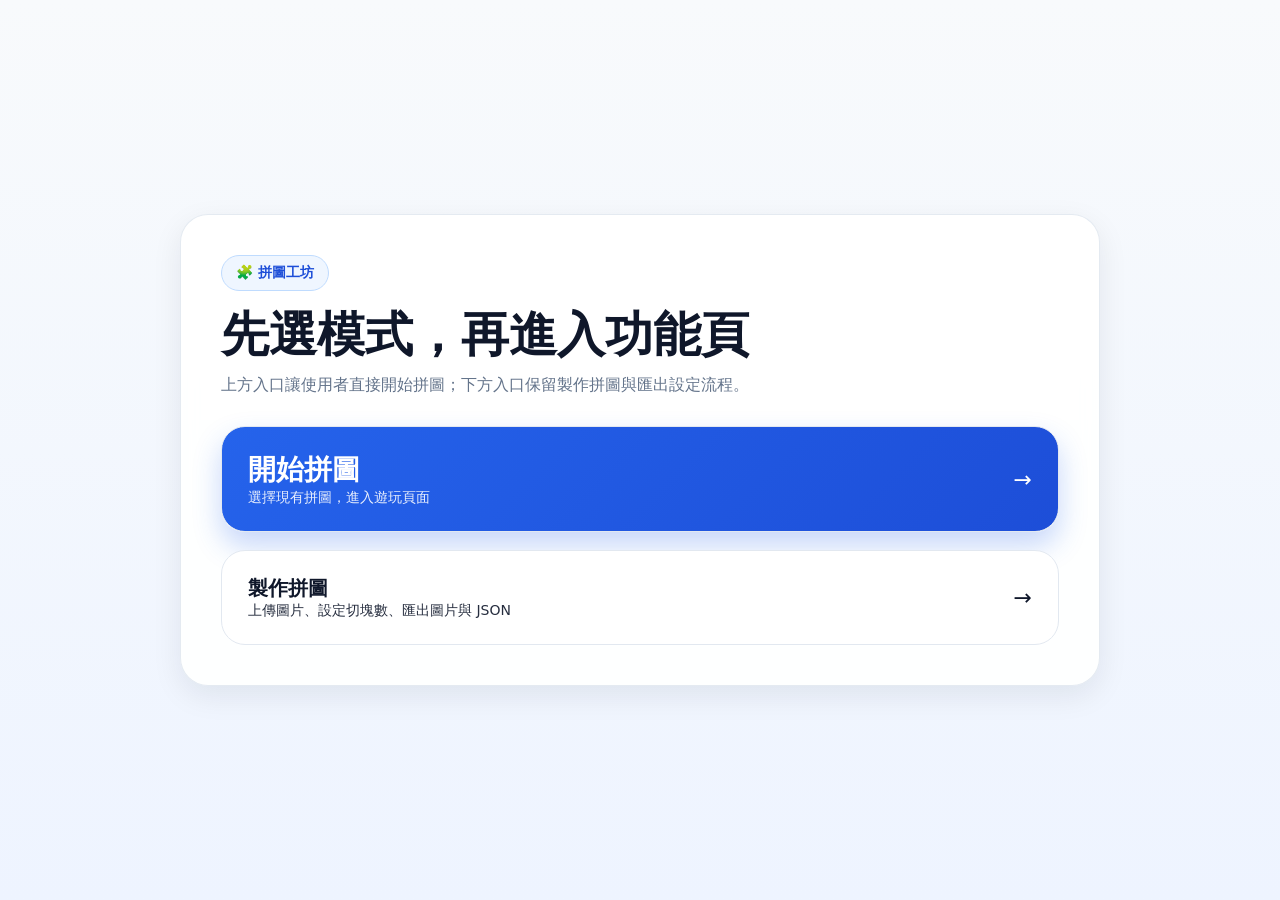
<file: index.html>
<!doctype html><html lang="zh-Hant"><head><meta charset="UTF-8"/><meta name="viewport" content="width=device-width, initial-scale=1.0"/><title>拼圖工坊</title><link rel="stylesheet" href="assets/style.css"/></head><body><main class="app-shell"><section class="home-card"><span class="brand">🧩 拼圖工坊</span><h1 class="title">先選模式，再進入功能頁</h1><p class="subtitle">上方入口讓使用者直接開始拼圖；下方入口保留製作拼圖與匯出設定流程。</p><div class="stack"><a class="hero-btn" href="start.html"><div><div class="hero-main">開始拼圖</div><div class="hero-sub">選擇現有拼圖，進入遊玩頁面</div></div><div class="arrow">→</div></a><a class="sub-btn" href="maker.html"><div><div class="sub-main">製作拼圖</div><div class="sub-sub">上傳圖片、設定切塊數、匯出圖片與 JSON</div></div><div class="arrow">→</div></a></div></section></main></body></html>
</file>
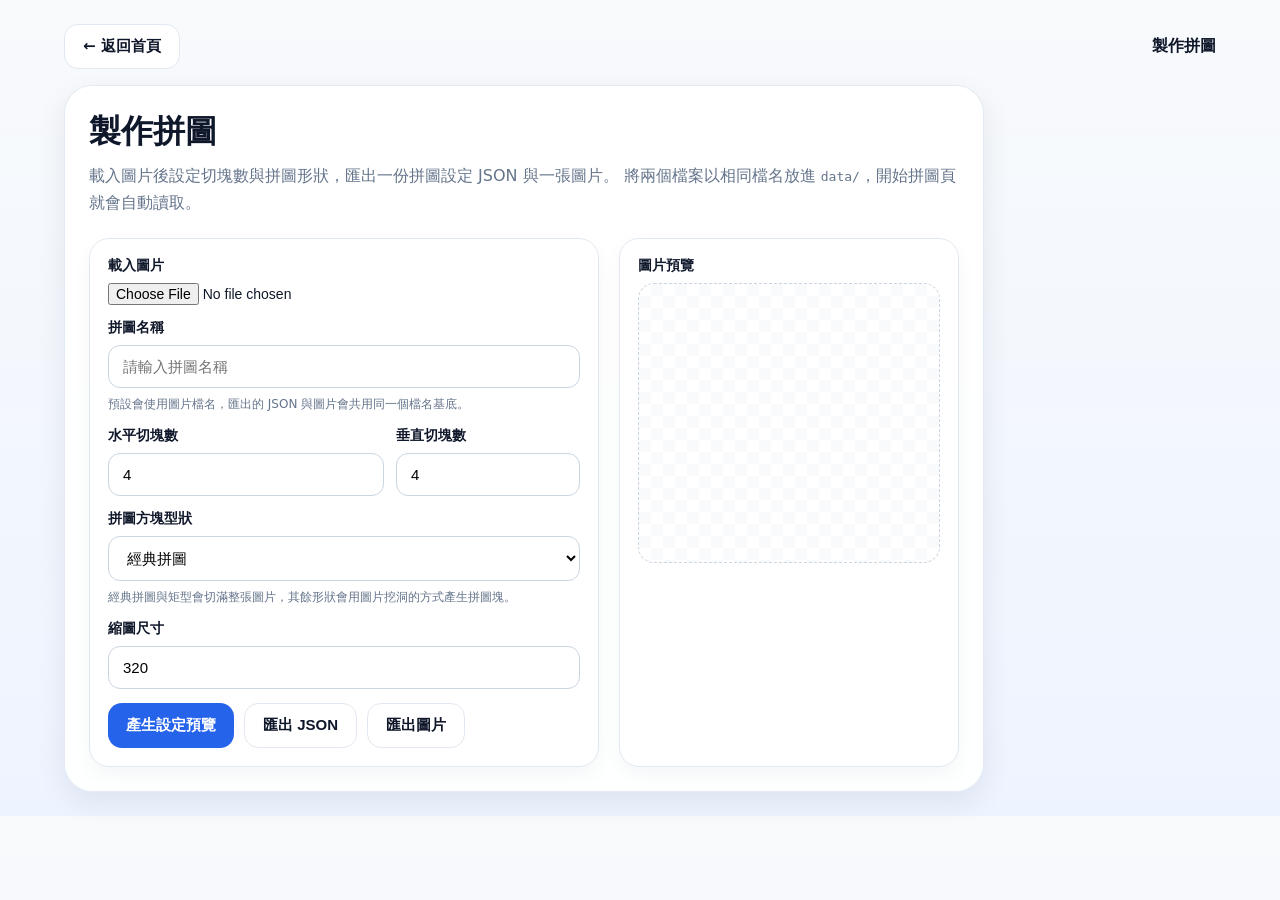
<file: maker.html>
<!doctype html>
<html lang="zh-Hant">
<head>
  <meta charset="UTF-8" />
  <meta name="viewport" content="width=device-width, initial-scale=1.0" />
  <title>製作拼圖</title>
  <link rel="stylesheet" href="assets/style.css" />
</head>
<body>
  <div class="container">
    <div class="topbar">
      <a class="btn btn-secondary" href="index.html">← 返回首頁</a>
      <div class="progress">製作拼圖</div>
    </div>

    <section class="panel" style="padding:24px;">
      <div class="page-head">
        <div>
          <h1 class="page-title">製作拼圖</h1>
          <p class="page-desc">
            載入圖片後設定切塊數與拼圖形狀，匯出一份拼圖設定 JSON 與一張圖片。
            將兩個檔案以相同檔名放進 <code>data/</code>，開始拼圖頁就會自動讀取。
          </p>
        </div>
      </div>

      <div class="grid-2">
        <div class="card">
          <div class="field">
            <label for="imageFile">載入圖片</label>
            <input id="imageFile" type="file" accept="image/*" />
          </div>

          <div class="field">
            <label for="puzzleName">拼圖名稱</label>
            <input id="puzzleName" type="text" placeholder="請輸入拼圖名稱" />
            <div class="small">預設會使用圖片檔名，匯出的 JSON 與圖片會共用同一個檔名基底。</div>
          </div>

          <div class="grid-2" style="gap:12px">
            <div class="field">
              <label for="cols">水平切塊數</label>
              <input id="cols" type="number" min="2" max="12" value="4" />
            </div>

            <div class="field">
              <label for="rows">垂直切塊數</label>
              <input id="rows" type="number" min="2" max="12" value="4" />
            </div>
          </div>

          <div class="field">
            <label for="shapeType">拼圖方塊型狀</label>
            <select id="shapeType"></select>
            <div class="small">經典拼圖與矩型會切滿整張圖片，其餘形狀會用圖片挖洞的方式產生拼圖塊。</div>
          </div>

          <div class="field">
            <label for="thumbSize">縮圖尺寸</label>
            <input id="thumbSize" type="number" min="160" max="600" value="320" />
          </div>

          <div style="display:flex;gap:10px;flex-wrap:wrap">
            <button id="btnPrepare" class="btn btn-primary">產生設定預覽</button>
            <button id="btnExportJson" class="btn btn-secondary" disabled>匯出 JSON</button>
            <button id="btnExportImage" class="btn btn-secondary" disabled>匯出圖片</button>
          </div>

          <div id="makerNotice" class="notice hidden" style="margin-top:16px"></div>
        </div>

        <div class="card">
          <div class="field">
            <label>圖片預覽</label>
            <div id="previewBox" class="preview-box">
              <span class="small">尚未載入圖片</span>
            </div>
          </div>

          <div id="metaBox" class="small"></div>
        </div>
      </div>
    </section>
  </div>

  <script src="assets/app.js"></script>
  <script>
    (()=>{
      const $ = selector => document.querySelector(selector);
      const imageFile = $('#imageFile');
      const puzzleName = $('#puzzleName');
      const cols = $('#cols');
      const rows = $('#rows');
      const shapeType = $('#shapeType');
      const thumbSize = $('#thumbSize');
      const btnPrepare = $('#btnPrepare');
      const btnExportJson = $('#btnExportJson');
      const btnExportImage = $('#btnExportImage');
      const previewBox = $('#previewBox');
      const metaBox = $('#metaBox');
      const makerNotice = $('#makerNotice');

      const previewCanvas = document.createElement('canvas');
      const previewImage = new Image();
      previewImage.crossOrigin = 'anonymous';

      let currentImageDataUrl = null;
      let currentImageBlob = null;
      let currentConfig = null;
      let originalFileName = '';
      let currentImageExtension = '.png';
      let exportBaseName = 'puzzle';
      let lastAutoPuzzleName = '';

      previewBox.innerHTML = '';
      previewBox.appendChild(previewCanvas);

      PUZZLE_APP.SHAPE_OPTIONS.forEach(option=>{
        const element = document.createElement('option');
        element.value = option.value;
        element.textContent = option.label;
        shapeType.appendChild(element);
      });
      shapeType.value = 'classic';

      function showNotice(text){
        makerNotice.textContent = text;
        makerNotice.classList.remove('hidden');
      }

      function makeSafeFileBaseName(value){
        const safeName = String(value || '')
          .trim()
          .replace(/[\\/:*?"<>|]+/g, '-')
          .replace(/\s+/g, '-')
          .replace(/-+/g, '-')
          .replace(/^-+|-+$/g, '');
        return safeName || 'puzzle';
      }

      function getCurrentCounts(){
        return {
          cols: Math.max(2, parseInt(cols.value || '4', 10)),
          rows: Math.max(2, parseInt(rows.value || '4', 10))
        };
      }

      function renderPreview(showOverlay){
        if(!currentImageDataUrl || !previewImage.complete){
          previewBox.innerHTML = '<span class="small">尚未載入圖片</span>';
          return;
        }

        if(previewCanvas.parentElement !== previewBox){
          previewBox.innerHTML = '';
          previewBox.appendChild(previewCanvas);
        }

        const counts = getCurrentCounts();
        PUZZLE_APP.renderPuzzlePreview(
          previewCanvas,
          previewImage,
          counts.cols,
          counts.rows,
          shapeType.value,
          showOverlay
        );

        if(!currentConfig){
          metaBox.textContent = `原始尺寸：${previewImage.naturalWidth} × ${previewImage.naturalHeight}`;
        }
      }

      function buildConfig(){
        const name = puzzleName.value.trim() || originalFileName || 'puzzle';
        const counts = getCurrentCounts();
        const safeBaseName = makeSafeFileBaseName(name);
        return {
          config: {
            id: safeBaseName.toLowerCase(),
            name,
            cols: counts.cols,
            rows: counts.rows,
            shapeType: PUZZLE_APP.normalizeShapeType(shapeType.value),
            thumbSize: Math.max(160, parseInt(thumbSize.value || '320', 10)),
            createdAt: new Date().toISOString()
          },
          baseName: safeBaseName
        };
      }

      function refreshExportBaseName(){
        exportBaseName = makeSafeFileBaseName(puzzleName.value.trim() || originalFileName || 'puzzle');
      }

      function applyPreparedConfig(){
        const next = buildConfig();
        currentConfig = next.config;
        exportBaseName = next.baseName;
        renderPreview(true);
        btnExportJson.disabled = false;
        btnExportImage.disabled = false;
        showNotice(`已產生設定。請將 ${exportBaseName}.json 與 ${exportBaseName}${currentImageExtension} 一起放到 data/。`);
        metaBox.innerHTML = `
          <div>拼圖名稱：${currentConfig.name}</div>
          <div>匯出檔名：${exportBaseName}.json / ${exportBaseName}${currentImageExtension}</div>
          <div>拼圖形狀：${PUZZLE_APP.getShapeLabel(currentConfig.shapeType)}</div>
          <div>切塊數：${currentConfig.cols} × ${currentConfig.rows}</div>
          <div>總片數：${currentConfig.cols * currentConfig.rows}</div>
          <div>原始尺寸：${previewImage.naturalWidth || '-'} × ${previewImage.naturalHeight || '-'}</div>
        `;
      }

      function handleLivePreviewChange(){
        if(!currentImageDataUrl){
          return;
        }

        refreshExportBaseName();
        if(currentConfig){
          applyPreparedConfig();
        }else{
          renderPreview(false);
          metaBox.innerHTML = `
            <div>目前檔名：${currentImageBlob?.name || '-'}</div>
            <div>預設匯出檔名：${exportBaseName}.json / ${exportBaseName}${currentImageExtension}</div>
            <div>原始尺寸：${previewImage.naturalWidth || '-'} × ${previewImage.naturalHeight || '-'}</div>
          `;
        }
      }

      previewImage.onload = ()=>{
        renderPreview(false);
      };

      imageFile.addEventListener('change', async event=>{
        const file = event.target.files?.[0];
        if(!file){
          return;
        }

        const previousAutoPuzzleName = lastAutoPuzzleName;
        originalFileName = file.name.replace(/\.[^.]+$/, '');
        currentImageExtension = (file.name.match(/\.[^.]+$/)?.[0] || '.png').toLowerCase();
        currentImageBlob = file;

        if(!puzzleName.value.trim() || puzzleName.value.trim() === previousAutoPuzzleName){
          puzzleName.value = originalFileName;
          lastAutoPuzzleName = originalFileName;
        }
        refreshExportBaseName();

        currentImageDataUrl = await PUZZLE_APP.readFileAsDataURL(file);
        currentConfig = null;
        btnExportJson.disabled = true;
        btnExportImage.disabled = false;
        metaBox.innerHTML = `
          <div>目前檔名：${file.name}</div>
          <div>預設匯出檔名：${exportBaseName}.json / ${exportBaseName}${currentImageExtension}</div>
          <div>原始尺寸：載入中...</div>
        `;
        previewImage.src = currentImageDataUrl;
      });

      [puzzleName, cols, rows, shapeType].forEach(element=>{
        element.addEventListener('input', handleLivePreviewChange);
        element.addEventListener('change', handleLivePreviewChange);
      });

      btnPrepare.addEventListener('click', ()=>{
        if(!currentImageDataUrl){
          showNotice('請先載入圖片。');
          return;
        }

        applyPreparedConfig();
      });

      btnExportJson.addEventListener('click', ()=>{
        if(!currentConfig){
          showNotice('請先按「產生設定預覽」。');
          return;
        }

        PUZZLE_APP.downloadJSON(currentConfig, `${exportBaseName}.json`);
      });

      btnExportImage.addEventListener('click', ()=>{
        if(!currentImageBlob){
          showNotice('請先載入圖片。');
          return;
        }

        PUZZLE_APP.downloadBlob(currentImageBlob, `${exportBaseName}${currentImageExtension}`);
      });
    })();
  </script>
</body>
</html>
</file>
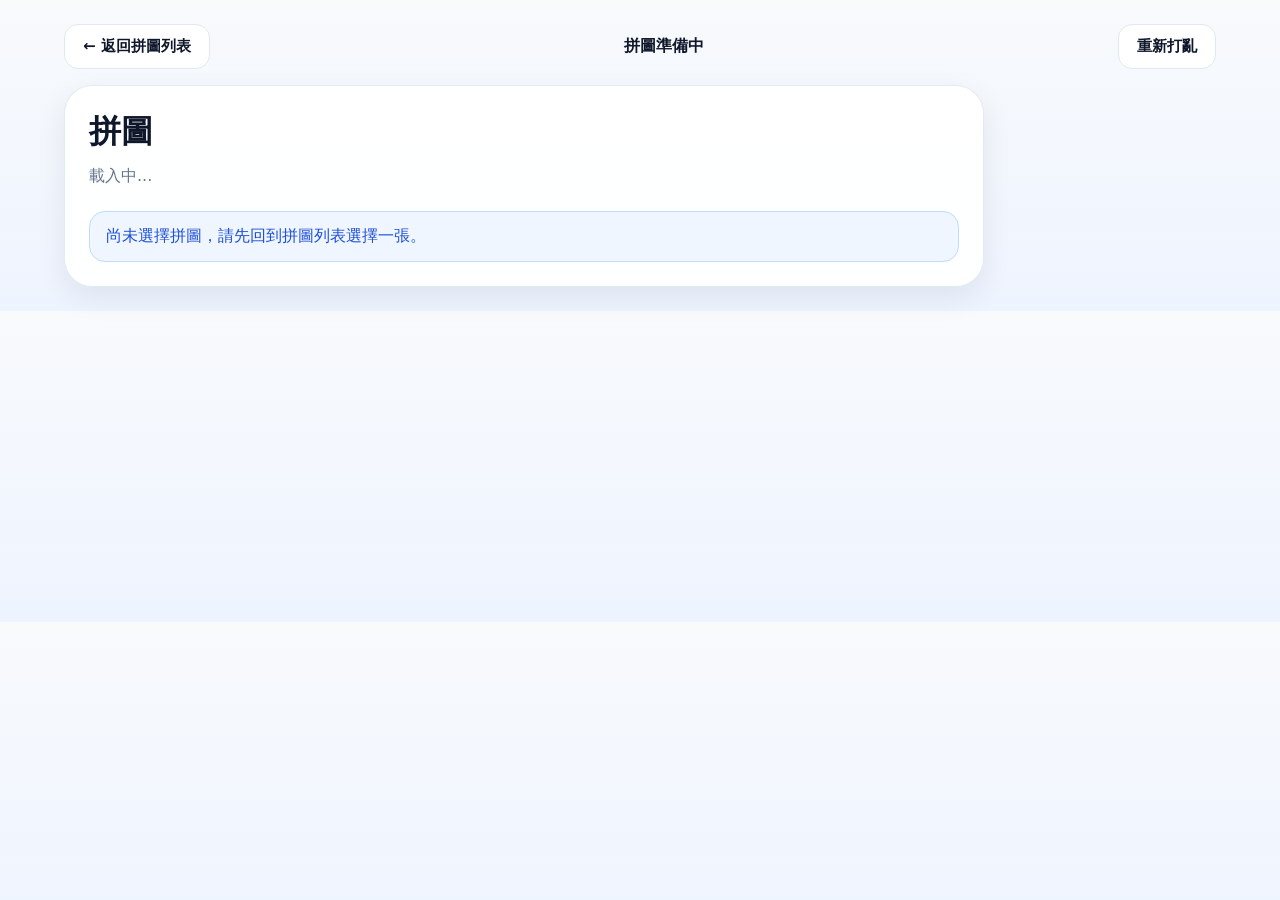
<file: play.html>
<!doctype html>
<html lang="zh-Hant">
<head>
  <meta charset="UTF-8" />
  <meta name="viewport" content="width=device-width, initial-scale=1.0" />
  <title>開始遊玩</title>
  <link rel="stylesheet" href="assets/style.css" />
</head>
<body>
  <div class="container">
    <div class="topbar">
      <a class="btn btn-secondary" href="start.html">← 返回拼圖列表</a>
      <div class="progress" id="progressText">拼圖準備中</div>
      <div style="display:flex;gap:10px">
        <button id="btnShuffle" class="btn btn-secondary">重新打亂</button>
      </div>
    </div>

    <section class="panel" style="padding:24px;">
      <div class="page-head">
        <div>
          <h1 id="puzzleTitle" class="page-title">拼圖</h1>
          <p id="puzzleDesc" class="page-desc">載入中...</p>
        </div>
      </div>

      <div id="emptyNotice" class="notice hidden">尚未選擇拼圖，請先回到拼圖列表選擇一張。</div>

      <div id="gameWrap" class="hidden">
        <div class="canvas-stage">
          <canvas id="gameCanvas" class="game-canvas"></canvas>
          <div id="confettiLayer" class="confetti-layer"></div>
          <div class="play-thumb">
            <img id="referenceThumb" alt="拼圖縮圖" />
            <div class="play-thumb-label">原圖參考</div>
          </div>
        </div>
        <div class="canvas-status">
          <div id="pieceStatus" class="small"></div>
          <div class="small">中央是主放置區，四周留白可暫放尚未完成的拼圖塊。</div>
        </div>
      </div>
    </section>
  </div>

  <script src="https://cdn.jsdelivr.net/npm/gsap@3.12.5/dist/gsap.min.js"></script>
  <script src="assets/app.js"></script>
  <script>
    (()=>{
      const $ = selector => document.querySelector(selector);
      const selected = PUZZLE_APP.getSelectedPuzzle();
      const emptyNotice = $('#emptyNotice');
      const gameWrap = $('#gameWrap');
      const gameCanvas = $('#gameCanvas');
      const confettiLayer = $('#confettiLayer');
      const playThumb = document.querySelector('.play-thumb');
      const referenceThumb = $('#referenceThumb');
      const pieceStatus = $('#pieceStatus');
      const progressText = $('#progressText');
      const puzzleTitle = $('#puzzleTitle');
      const puzzleDesc = $('#puzzleDesc');
      const btnShuffle = $('#btnShuffle');

      if(!selected){
        emptyNotice.classList.remove('hidden');
        return;
      }

      gameWrap.classList.remove('hidden');
      puzzleTitle.textContent = selected.name;
      puzzleDesc.textContent = `${selected.cols} × ${selected.rows} ｜ ${PUZZLE_APP.getShapeLabel(selected.shapeType)} ｜ 共 ${selected.cols * selected.rows} 片`;
      referenceThumb.src = selected.imageDataUrl;

      const image = new Image();
      image.crossOrigin = 'anonymous';
      image.src = selected.imageDataUrl;

      const audioState = { ctx: null };
      const state = {
        pieces: [],
        placed: 0,
        draggingId: null,
        dragOffsetX: 0,
        dragOffsetY: 0,
        canvasWidth: 0,
        canvasHeight: 0,
        boardRect: null,
        cellW: 0,
        cellH: 0,
        feedbackRaf: null,
        completed: false,
        thumbDrag: null
      };

      function setStatus(){
        pieceStatus.textContent = `已完成 ${state.placed} / ${state.pieces.length}`;
        progressText.textContent = state.placed === state.pieces.length
          ? '完成！'
          : `拼圖進行中 ${state.placed}/${state.pieces.length}`;
      }

      function clamp(value, min, max){
        return Math.min(Math.max(value, min), max);
      }

      function getAudioContext(){
        if(!audioState.ctx){
          audioState.ctx = new (window.AudioContext || window.webkitAudioContext)();
        }
        if(audioState.ctx.state === 'suspended'){
          audioState.ctx.resume();
        }
        return audioState.ctx;
      }

      function playTone(startFreq, duration, type, volume, endFreq = startFreq, delay = 0){
        const ctx = getAudioContext();
        const now = ctx.currentTime + delay;
        const oscillator = ctx.createOscillator();
        const gain = ctx.createGain();
        oscillator.type = type;
        oscillator.frequency.setValueAtTime(startFreq, now);
        oscillator.frequency.linearRampToValueAtTime(endFreq, now + duration);
        gain.gain.setValueAtTime(0.0001, now);
        gain.gain.exponentialRampToValueAtTime(volume, now + 0.02);
        gain.gain.exponentialRampToValueAtTime(0.0001, now + duration);
        oscillator.connect(gain);
        gain.connect(ctx.destination);
        oscillator.start(now);
        oscillator.stop(now + duration + 0.03);
      }

      function playSuccessSound(){
        playTone(720, 0.12, 'triangle', 0.05, 920, 0);
        playTone(980, 0.16, 'sine', 0.035, 1180, 0.07);
      }

      function playErrorSound(){
        playTone(240, 0.12, 'square', 0.045, 190, 0);
        playTone(180, 0.12, 'square', 0.04, 140, 0.11);
      }

      function launchConfetti(){
        if(typeof gsap === 'undefined'){
          return;
        }

        confettiLayer.innerHTML = '';
        const colors = ['#2563eb', '#f97316', '#16a34a', '#ef4444', '#eab308', '#0ea5e9'];
        const count = 48;
        const centerX = state.canvasWidth / 2;
        const centerY = Math.max(40, state.boardRect.y + state.boardRect.height * 0.18);

        for(let i = 0; i < count; i++){
          const piece = document.createElement('div');
          piece.className = 'confetti-piece';
          piece.style.background = colors[i % colors.length];
          piece.style.left = `${centerX}px`;
          piece.style.top = `${centerY}px`;
          confettiLayer.appendChild(piece);

          const angle = (-110 + (220 * i) / count) * (Math.PI / 180);
          const distance = 140 + Math.random() * 260;
          const x = Math.cos(angle) * distance;
          const y = Math.sin(angle) * distance + 180 + Math.random() * 160;
          const rotation = Math.random() * 720 - 360;
          const delay = Math.random() * 0.18;

          gsap.fromTo(piece,
            { x: 0, y: 0, rotation: 0, opacity: 1, scale: 0.8 },
            {
              x,
              y,
              rotation,
              opacity: 0,
              scale: 1,
              duration: 1.8 + Math.random() * 0.5,
              delay,
              ease: 'power2.out',
              onComplete: ()=>piece.remove()
            }
          );
        }
      }

      function hasActiveErrors(){
        const now = performance.now();
        return state.pieces.some(piece=>piece.errorFlashUntil && piece.errorFlashUntil > now);
      }

      function ensureFeedbackLoop(){
        if(state.feedbackRaf){
          return;
        }

        const tick = ()=>{
          renderCanvas();
          if(hasActiveErrors()){
            state.feedbackRaf = requestAnimationFrame(tick);
          }else{
            state.feedbackRaf = null;
          }
        };

        state.feedbackRaf = requestAnimationFrame(tick);
      }

      function markPieceError(piece){
        piece.errorFlashStart = performance.now();
        piece.errorFlashUntil = piece.errorFlashStart + 1500;
        playErrorSound();
        ensureFeedbackLoop();
      }

      function maybeCelebrateCompletion(){
        if(state.placed === state.pieces.length && !state.completed){
          state.completed = true;
          launchConfetti();
        }
      }

      function clampThumbPosition(left, top){
        const stageRect = playThumb.parentElement.getBoundingClientRect();
        const maxLeft = stageRect.width - playThumb.offsetWidth - 8;
        const maxTop = stageRect.height - playThumb.offsetHeight - 8;
        return {
          left: clamp(left, 8, maxLeft),
          top: clamp(top, 8, maxTop)
        };
      }

      function getCanvasPoint(event){
        const rect = gameCanvas.getBoundingClientRect();
        const scaleX = state.canvasWidth / rect.width;
        const scaleY = state.canvasHeight / rect.height;
        return {
          x: (event.clientX - rect.left) * scaleX,
          y: (event.clientY - rect.top) * scaleY
        };
      }

      function computeLayout(){
        const stageWidth = gameCanvas.parentElement.clientWidth;
        const cssWidth = Math.max(320, stageWidth);
        const cssHeight = Math.max(620, Math.min(920, Math.round(cssWidth * 0.86)));
        const dpr = Math.min(window.devicePixelRatio || 1, 2);

        gameCanvas.width = Math.round(cssWidth * dpr);
        gameCanvas.height = Math.round(cssHeight * dpr);
        gameCanvas.style.height = `${cssHeight}px`;

        const ctx = gameCanvas.getContext('2d');
        ctx.setTransform(1, 0, 0, 1, 0, 0);
        ctx.scale(dpr, dpr);

        state.canvasWidth = cssWidth;
        state.canvasHeight = cssHeight;

        const marginX = cssWidth * 0.18;
        const marginY = cssHeight * 0.16;
        let boardWidth = cssWidth - marginX * 2;
        let boardHeight = boardWidth * (image.naturalHeight / image.naturalWidth);
        const maxBoardHeight = cssHeight - marginY * 2;

        if(boardHeight > maxBoardHeight){
          boardHeight = maxBoardHeight;
          boardWidth = boardHeight * (image.naturalWidth / image.naturalHeight);
        }

        state.boardRect = {
          x: Math.round((cssWidth - boardWidth) / 2),
          y: Math.round((cssHeight - boardHeight) / 2),
          width: Math.round(boardWidth),
          height: Math.round(boardHeight)
        };
        state.cellW = state.boardRect.width / selected.cols;
        state.cellH = state.boardRect.height / selected.rows;
      }

      function drawBackground(ctx){
        ctx.clearRect(0, 0, state.canvasWidth, state.canvasHeight);

        const board = state.boardRect;
        ctx.save();
        ctx.fillStyle = 'rgba(37,99,235,0.05)';
        ctx.strokeStyle = 'rgba(37,99,235,0.16)';
        ctx.lineWidth = 2;
        ctx.beginPath();
        ctx.roundRect(board.x - 14, board.y - 14, board.width + 28, board.height + 28, 20);
        ctx.fill();
        ctx.stroke();
        ctx.restore();

        PUZZLE_APP.drawPuzzleGuide(ctx, board, selected.cols, selected.rows, selected.shapeType);
      }

      function drawErrorFeedback(ctx, piece){
        const now = performance.now();
        if(!piece.errorFlashUntil || piece.errorFlashUntil <= now){
          return;
        }

        const elapsed = now - piece.errorFlashStart;
        const visible = Math.floor(elapsed / 250) % 2 === 0;
        if(!visible){
          return;
        }

        ctx.save();
        ctx.strokeStyle = 'rgba(239,68,68,0.95)';
        ctx.lineWidth = 3;
        ctx.shadowColor = 'rgba(239,68,68,0.45)';
        ctx.shadowBlur = 14;
        ctx.beginPath();
        ctx.roundRect(piece.x - 4, piece.y - 4, piece.width + 8, piece.height + 8, 14);
        ctx.stroke();
        ctx.restore();
      }

      function drawPieces(ctx){
        const ordered = [
          ...state.pieces.filter(piece=>piece.placed),
          ...state.pieces.filter(piece=>!piece.placed && piece.id !== state.draggingId),
          ...state.pieces.filter(piece=>piece.id === state.draggingId)
        ];

        ordered.forEach(piece=>{
          ctx.save();
          ctx.drawImage(piece.image, piece.x, piece.y, piece.width, piece.height);
          ctx.restore();
          drawErrorFeedback(ctx, piece);
        });
      }

      function renderCanvas(){
        const ctx = gameCanvas.getContext('2d');
        drawBackground(ctx);
        drawPieces(ctx);
      }

      function getTargetPosition(piece){
        return {
          x: state.boardRect.x + piece.boardXUnits * state.cellW,
          y: state.boardRect.y + piece.boardYUnits * state.cellH
        };
      }

      function getZones(){
        const board = state.boardRect;
        const padding = 14;
        return [
          {x: padding, y: padding, width: state.canvasWidth - padding * 2, height: Math.max(40, board.y - padding * 2)},
          {x: padding, y: board.y + board.height + padding, width: state.canvasWidth - padding * 2, height: Math.max(40, state.canvasHeight - (board.y + board.height) - padding * 2)},
          {x: padding, y: board.y, width: Math.max(40, board.x - padding * 2), height: board.height},
          {x: board.x + board.width + padding, y: board.y, width: Math.max(40, state.canvasWidth - (board.x + board.width) - padding * 2), height: board.height}
        ].filter(zone=>zone.width > 24 && zone.height > 24);
      }

      function randomizeUnplacedPieces(){
        const zones = getZones();
        state.pieces.forEach((piece, index)=>{
          if(piece.placed){
            const target = getTargetPosition(piece);
            piece.x = target.x;
            piece.y = target.y;
            return;
          }

          const zone = zones[index % zones.length] || {
            x: 20,
            y: 20,
            width: state.canvasWidth - 40,
            height: state.canvasHeight - 40
          };
          const maxX = Math.max(zone.x, zone.x + zone.width - piece.width);
          const maxY = Math.max(zone.y, zone.y + zone.height - piece.height);
          piece.x = Math.round(zone.x + Math.random() * Math.max(0, maxX - zone.x));
          piece.y = Math.round(zone.y + Math.random() * Math.max(0, maxY - zone.y));
          piece.errorFlashUntil = 0;
        });
      }

      function createPieceModels(pieceDataList){
        return Promise.all(pieceDataList.map(pieceData=>new Promise(resolve=>{
          const pieceImage = new Image();
          pieceImage.onload = ()=>{
            resolve({
              ...pieceData,
              image: pieceImage,
              width: pieceData.widthUnits * state.cellW,
              height: pieceData.heightUnits * state.cellH,
              x: 0,
              y: 0,
              placed: false,
              errorFlashStart: 0,
              errorFlashUntil: 0
            });
          };
          pieceImage.src = pieceData.dataUrl;
        })));
      }

      function findPieceAt(point){
        const ordered = [...state.pieces].reverse();
        return ordered.find(piece=>{
          return (
            point.x >= piece.x &&
            point.x <= piece.x + piece.width &&
            point.y >= piece.y &&
            point.y <= piece.y + piece.height
          );
        }) || null;
      }

      function isOverBoardArea(piece){
        const centerX = piece.x + piece.width / 2;
        const centerY = piece.y + piece.height / 2;
        return (
          centerX >= state.boardRect.x &&
          centerX <= state.boardRect.x + state.boardRect.width &&
          centerY >= state.boardRect.y &&
          centerY <= state.boardRect.y + state.boardRect.height
        );
      }

      function trySnapPiece(piece){
        const target = getTargetPosition(piece);
        const currentCenterX = piece.x + piece.width / 2;
        const currentCenterY = piece.y + piece.height / 2;
        const boardCenterX = currentCenterX - state.boardRect.x;
        const boardCenterY = currentCenterY - state.boardRect.y;
        const targetCol = Math.floor(boardCenterX / state.cellW);
        const targetRow = Math.floor(boardCenterY / state.cellH);
        const nearTarget =
          Math.abs(piece.x - target.x) <= state.cellW * 0.35 &&
          Math.abs(piece.y - target.y) <= state.cellH * 0.35;
        const inCorrectCell = targetCol === piece.col && targetRow === piece.row;

        if(!nearTarget && !inCorrectCell){
          return false;
        }

        piece.x = target.x;
        piece.y = target.y;
        piece.errorFlashUntil = 0;
        if(!piece.placed){
          state.placed++;
        }
        piece.placed = true;
        playSuccessSound();
        return true;
      }

      function restoreOnCanvas(piece){
        piece.placed = false;
        piece.x = clamp(piece.x, 8, state.canvasWidth - piece.width - 8);
        piece.y = clamp(piece.y, 8, state.canvasHeight - piece.height - 8);
      }

      function handlePointerDown(event){
        if(event.target.closest('.play-thumb')){
          return;
        }

        const point = getCanvasPoint(event);
        const piece = findPieceAt(point);
        if(!piece){
          return;
        }

        if(piece.placed){
          state.placed--;
        }
        piece.placed = false;
        piece.errorFlashUntil = 0;
        state.draggingId = piece.id;
        state.dragOffsetX = point.x - piece.x;
        state.dragOffsetY = point.y - piece.y;

        const idx = state.pieces.findIndex(item=>item.id === piece.id);
        state.pieces.splice(idx, 1);
        state.pieces.push(piece);

        gameCanvas.setPointerCapture?.(event.pointerId);
        renderCanvas();
      }

      function handlePointerMove(event){
        if(!state.draggingId){
          return;
        }

        const piece = state.pieces.find(item=>item.id === state.draggingId);
        if(!piece){
          return;
        }

        const point = getCanvasPoint(event);
        piece.x = clamp(point.x - state.dragOffsetX, 4, state.canvasWidth - piece.width - 4);
        piece.y = clamp(point.y - state.dragOffsetY, 4, state.canvasHeight - piece.height - 4);
        renderCanvas();
      }

      function handlePointerUp(event){
        if(!state.draggingId){
          return;
        }

        const piece = state.pieces.find(item=>item.id === state.draggingId);
        state.draggingId = null;
        gameCanvas.releasePointerCapture?.(event.pointerId);

        if(piece){
          if(trySnapPiece(piece)){
            maybeCelebrateCompletion();
          }else if(isOverBoardArea(piece)){
            restoreOnCanvas(piece);
            markPieceError(piece);
          }else{
            restoreOnCanvas(piece);
          }
        }

        setStatus();
        renderCanvas();
      }

      async function initializeGame(resetPieces = true){
        const prevCanvasWidth = state.canvasWidth || 1;
        const prevCanvasHeight = state.canvasHeight || 1;
        computeLayout();

        if(resetPieces || !state.pieces.length){
          const pieceDataList = PUZZLE_APP.sliceImageToPieces(
            image,
            selected.cols,
            selected.rows,
            selected.shapeType
          );
          state.pieces = await createPieceModels(pieceDataList);
          state.placed = 0;
          state.completed = false;
          confettiLayer.innerHTML = '';
          randomizeUnplacedPieces();
        }else{
          state.pieces.forEach(piece=>{
            piece.width = piece.widthUnits * state.cellW;
            piece.height = piece.heightUnits * state.cellH;
            if(piece.placed){
              const target = getTargetPosition(piece);
              piece.x = target.x;
              piece.y = target.y;
            }else{
              piece.x = clamp(piece.x / prevCanvasWidth * state.canvasWidth, 8, state.canvasWidth - piece.width - 8);
              piece.y = clamp(piece.y / prevCanvasHeight * state.canvasHeight, 8, state.canvasHeight - piece.height - 8);
            }
          });
        }

        setStatus();
        renderCanvas();
      }

      image.onload = ()=>{
        initializeGame(true);
      };

      image.onerror = ()=>{
        emptyNotice.textContent = '圖片載入失敗，請確認 JSON 與同名圖片都在同一個資料夾。';
        emptyNotice.classList.remove('hidden');
        gameWrap.classList.add('hidden');
      };

      playThumb.addEventListener('pointerdown', event=>{
        event.stopPropagation();
        const thumbRect = playThumb.getBoundingClientRect();
        const stageRect = playThumb.parentElement.getBoundingClientRect();
        state.thumbDrag = {
          pointerId: event.pointerId,
          offsetX: event.clientX - thumbRect.left,
          offsetY: event.clientY - thumbRect.top
        };

        playThumb.classList.add('dragging');
        playThumb.style.right = 'auto';
        playThumb.style.bottom = 'auto';
        playThumb.style.left = `${thumbRect.left - stageRect.left}px`;
        playThumb.style.top = `${thumbRect.top - stageRect.top}px`;
        playThumb.setPointerCapture?.(event.pointerId);
      });

      playThumb.addEventListener('pointermove', event=>{
        if(!state.thumbDrag || state.thumbDrag.pointerId !== event.pointerId){
          return;
        }

        const stageRect = playThumb.parentElement.getBoundingClientRect();
        const next = clampThumbPosition(
          event.clientX - stageRect.left - state.thumbDrag.offsetX,
          event.clientY - stageRect.top - state.thumbDrag.offsetY
        );
        playThumb.style.left = `${next.left}px`;
        playThumb.style.top = `${next.top}px`;
      });

      function stopThumbDrag(event){
        if(!state.thumbDrag || state.thumbDrag.pointerId !== event.pointerId){
          return;
        }

        playThumb.classList.remove('dragging');
        playThumb.releasePointerCapture?.(event.pointerId);
        state.thumbDrag = null;
      }

      playThumb.addEventListener('pointerup', stopThumbDrag);
      playThumb.addEventListener('pointercancel', stopThumbDrag);

      gameCanvas.addEventListener('pointerdown', handlePointerDown);
      gameCanvas.addEventListener('pointermove', handlePointerMove);
      gameCanvas.addEventListener('pointerup', handlePointerUp);
      gameCanvas.addEventListener('pointercancel', handlePointerUp);

      window.addEventListener('resize', ()=>{
        if(image.complete){
          initializeGame(false);
        }
      });

      btnShuffle.addEventListener('click', ()=>{
        state.placed = 0;
        state.completed = false;
        confettiLayer.innerHTML = '';
        state.pieces.forEach(piece=>{
          piece.placed = false;
          piece.errorFlashUntil = 0;
        });
        randomizeUnplacedPieces();
        setStatus();
        renderCanvas();
      });
    })();
  </script>
</body>
</html>
</file>
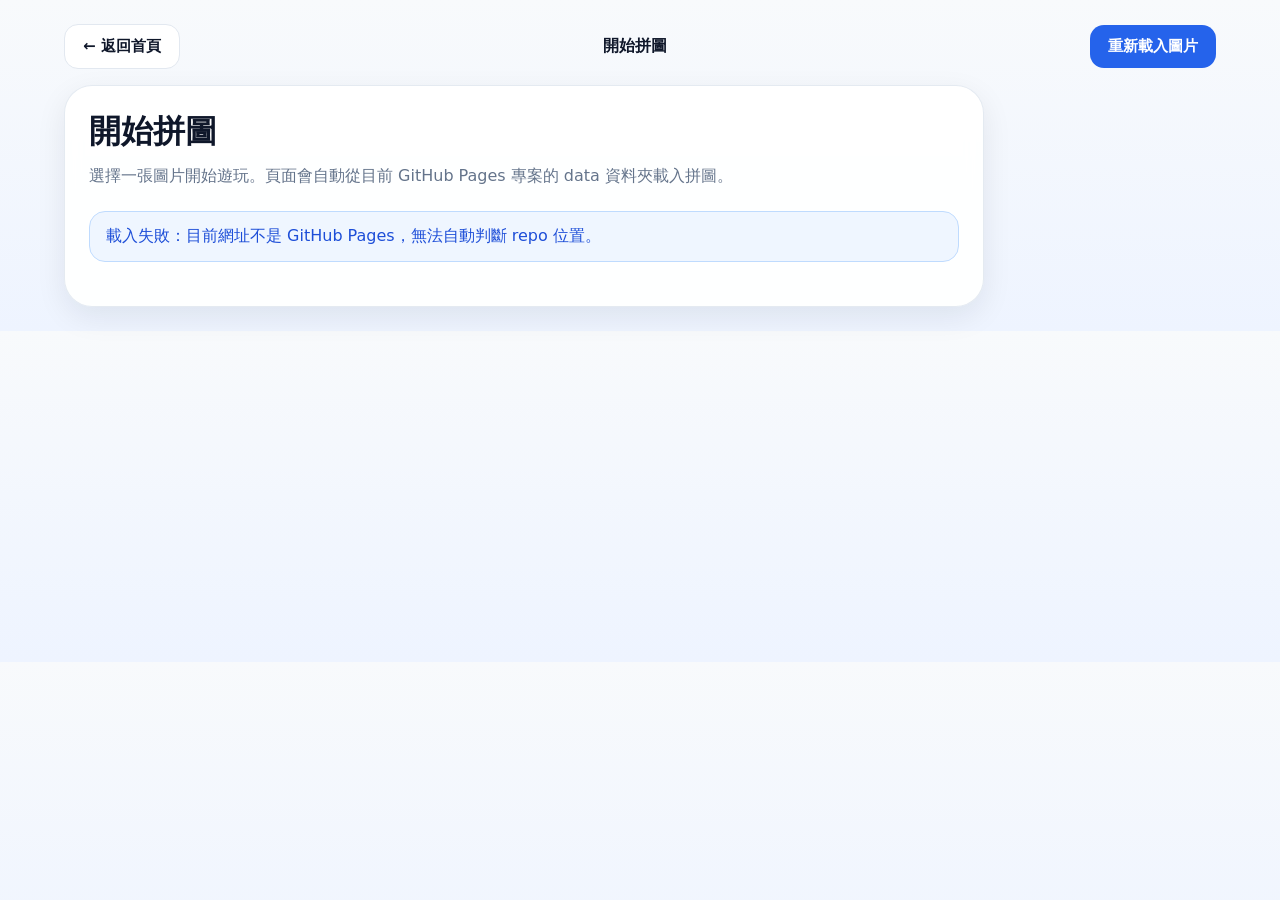
<file: start.html>
<!doctype html>
<html lang="zh-Hant">
<head>
  <meta charset="UTF-8" />
  <meta name="viewport" content="width=device-width, initial-scale=1.0" />
  <title>開始拼圖</title>
  <link rel="stylesheet" href="assets/style.css" />
</head>
<body>
  <div class="container">
    <div class="topbar">
      <a class="btn btn-secondary" href="index.html">← 返回首頁</a>
      <div class="progress">開始拼圖</div>
      <button id="btnReload" class="btn btn-primary">重新載入圖片</button>
    </div>

    <section class="panel" style="padding:24px;">
      <div class="page-head">
        <div>
          <h1 class="page-title">開始拼圖</h1>
          <p class="page-desc">選擇一張圖片開始遊玩。頁面會自動從目前 GitHub Pages 專案的 data 資料夾載入拼圖。</p>
        </div>
      </div>

      <div id="loadNotice" class="notice">載入中...</div>
      <div style="height:20px"></div>
      <div id="cardList" class="cards"></div>
    </section>
  </div>

  <script src="assets/app.js"></script>
  <script>
    (()=>{
      const $ = selector => document.querySelector(selector);
      const cardList = $('#cardList');
      const loadNotice = $('#loadNotice');
      const btnReload = $('#btnReload');

      function renderCards(items){
        cardList.innerHTML = '';

        if(!items.length){
          cardList.innerHTML = '<div class="notice">目前沒有可用拼圖。</div>';
          return;
        }

        items.forEach(item=>{
          const card = document.createElement('article');
          card.className = 'thumb';
          card.innerHTML = `
            <div class="img-wrap">
              <img src="${item.thumbDataUrl || item.imageDataUrl}" alt="${item.name}">
            </div>
            <div class="meta">
              <h3>${item.name}</h3>
              <p>${item.cols} × ${item.rows} ｜ 共 ${item.cols * item.rows} 片</p>
            </div>
          `;
          card.addEventListener('click', ()=>{
            PUZZLE_APP.saveSelectedPuzzle(item);
            location.href = 'play.html';
          });
          cardList.appendChild(card);
        });
      }

      function getGithubPagesConfig(){
        const {protocol, hostname, pathname} = window.location;

        if(protocol === 'file:'){
          throw new Error('請改用 GitHub Pages 或本機伺服器開啟，不能直接用 file:// 測試。');
        }

        if(!hostname.endsWith('.github.io')){
          throw new Error('目前網址不是 GitHub Pages，無法自動判斷 repo 位置。');
        }

        const owner = hostname.replace(/\.github\.io$/, '');
        const pathParts = pathname.split('/').filter(Boolean);
        const firstPart = pathParts[0] || '';
        const repo = firstPart && !firstPart.endsWith('.html')
          ? firstPart
          : `${owner}.github.io`;

        return {
          owner,
          repo,
          branch: 'main',
          path: 'data'
        };
      }

      async function loadPuzzles(){
        try{
          loadNotice.textContent = '載入圖片資料中...';
          const config = getGithubPagesConfig();
          const items = await PUZZLE_APP.loadRemoteList(
            config.owner,
            config.repo,
            config.branch,
            config.path
          );
          renderCards(items);
          loadNotice.textContent = `已載入 ${items.length} 張拼圖。`;
        }catch(err){
          cardList.innerHTML = '';
          loadNotice.textContent = `載入失敗：${err.message}`;
        }
      }

      btnReload.addEventListener('click', loadPuzzles);
      loadPuzzles();
    })();
  </script>
</body>
</html>
</file>
<file: assets/style.css>
:root{--bg:#f8fafc;--card:#fff;--text:#0f172a;--muted:#64748b;--line:#e2e8f0;--primary:#2563eb;--primary-2:#1d4ed8;--success:#16a34a;--shadow:0 10px 30px rgba(15,23,42,.08);--radius:20px}
*{box-sizing:border-box}body{margin:0;font-family:ui-sans-serif,system-ui,-apple-system,"Segoe UI",Roboto,"Noto Sans TC",Arial,sans-serif;color:var(--text);background:linear-gradient(180deg,#f8fafc 0%,#eef4ff 100%)}a{text-decoration:none;color:inherit}
.container{max-width:1200px;margin:0 auto;padding:24px}.app-shell{min-height:100vh;display:flex;align-items:center;justify-content:center;padding:24px}
.home-card,.panel{width:min(100%,920px);background:rgba(255,255,255,.92);backdrop-filter:blur(8px);border:1px solid rgba(226,232,240,.9);border-radius:28px;box-shadow:var(--shadow)}
.home-card{padding:40px}.brand{display:inline-flex;align-items:center;gap:10px;padding:8px 14px;border-radius:999px;background:#eff6ff;border:1px solid #bfdbfe;color:#1d4ed8;font-weight:700;font-size:14px}
.title{font-size:clamp(30px,4vw,48px);line-height:1.05;margin:18px 0 12px;font-weight:900}.subtitle{font-size:16px;line-height:1.8;color:var(--muted);margin:0 0 26px}
.stack{display:flex;flex-direction:column;gap:18px}.hero-btn,.sub-btn{display:flex;align-items:center;justify-content:space-between;gap:16px;border-radius:24px;padding:24px 26px;border:1px solid var(--line);transition:transform .15s ease, box-shadow .15s ease, border-color .15s ease}
.hero-btn{background:linear-gradient(135deg,#2563eb,#1d4ed8);color:#fff;box-shadow:0 14px 28px rgba(37,99,235,.26)}.sub-btn{background:#fff}.hero-btn:hover,.sub-btn:hover{transform:translateY(-2px);box-shadow:var(--shadow);border-color:#cbd5e1}
.hero-main{font-weight:900;font-size:28px}.hero-sub,.sub-sub{font-size:14px;opacity:.9}.sub-main{font-weight:800;font-size:20px}.arrow{font-size:22px;flex:0 0 auto}
.page-head{display:flex;align-items:flex-start;justify-content:space-between;gap:16px;margin-bottom:22px}.page-title{margin:0;font-size:32px;font-weight:900}.page-desc{margin:8px 0 0;color:var(--muted);line-height:1.7}
.topbar{display:flex;justify-content:space-between;align-items:center;gap:12px;flex-wrap:wrap;margin-bottom:16px}
.btn,button,.button{border:none;border-radius:14px;padding:12px 18px;font-size:15px;font-weight:700;cursor:pointer;transition:transform .12s ease,opacity .12s ease,box-shadow .12s ease}
.btn:hover,button:hover,.button:hover{transform:translateY(-1px)}.btn-primary{background:var(--primary);color:#fff}.btn-primary:hover{background:var(--primary-2)}.btn-secondary{background:#fff;color:var(--text);border:1px solid var(--line)}
.btn-success{background:var(--success);color:#fff}.btn-danger{background:#dc2626;color:#fff}.btn-ghost{background:#eef2ff;color:#3730a3}
.grid-2{display:grid;grid-template-columns:1.2fr .8fr;gap:20px}.card{background:#fff;border:1px solid var(--line);border-radius:20px;padding:18px;box-shadow:0 8px 20px rgba(15,23,42,.04)}
.field{display:flex;flex-direction:column;gap:8px;margin-bottom:14px}label{font-size:14px;font-weight:700}
input[type="text"],input[type="number"],select{width:100%;padding:12px 14px;border:1px solid #cbd5e1;border-radius:12px;background:#fff;font-size:15px}
input[type="file"]{width:100%;font-size:14px}.small{font-size:12px;color:var(--muted)}
.preview-box{min-height:280px;border:1px dashed #cbd5e1;border-radius:16px;background:linear-gradient(45deg,#f8fafc 25%,transparent 25%),linear-gradient(-45deg,#f8fafc 25%,transparent 25%),linear-gradient(45deg,transparent 75%,#f8fafc 75%),linear-gradient(-45deg,transparent 75%,#f8fafc 75%);background-size:24px 24px;background-position:0 0,0 12px,12px -12px,-12px 0;display:flex;align-items:center;justify-content:center;overflow:hidden;padding:14px}
.preview-box img,.preview-box canvas{max-width:100%;max-height:100%;display:block}
.preview-stage{position:relative;display:inline-block;max-width:100%;max-height:100%}
.preview-stage img{display:block;max-width:100%;max-height:520px;border-radius:12px;box-shadow:0 12px 24px rgba(15,23,42,.12)}
.preview-grid{position:absolute;inset:0;border-radius:12px;border:1px solid rgba(255,255,255,.8);box-shadow:inset 0 0 0 1px rgba(15,23,42,.12);background-image:linear-gradient(to right, rgba(255,255,255,.92) 2px, transparent 2px),linear-gradient(to bottom, rgba(255,255,255,.92) 2px, transparent 2px),linear-gradient(to right, rgba(15,23,42,.18) 1px, transparent 1px),linear-gradient(to bottom, rgba(15,23,42,.18) 1px, transparent 1px);background-size:calc(100% / var(--preview-cols, 4)) 100%,100% calc(100% / var(--preview-rows, 4)),calc(100% / var(--preview-cols, 4)) 100%,100% calc(100% / var(--preview-rows, 4));pointer-events:none}
.preview-grid.hidden{display:none}
.cards{display:grid;grid-template-columns:repeat(auto-fill,minmax(220px,1fr));gap:18px}
.thumb{border:1px solid var(--line);border-radius:20px;background:#fff;overflow:hidden;box-shadow:0 8px 20px rgba(15,23,42,.04);cursor:pointer;transition:transform .15s ease, box-shadow .15s ease}.thumb:hover{transform:translateY(-2px);box-shadow:var(--shadow)}
.thumb .img-wrap{aspect-ratio:1/1;background:#f8fafc;display:flex;align-items:center;justify-content:center}.thumb img{max-width:100%;max-height:100%}.thumb .meta{padding:14px 16px}.thumb h3{margin:0 0 6px;font-size:18px}.thumb p{margin:0;color:var(--muted);font-size:13px}
.notice{padding:14px 16px;border-radius:16px;background:#eff6ff;border:1px solid #bfdbfe;color:#1d4ed8}.hidden{display:none!important}
.puzzle-layout{display:grid;grid-template-columns:minmax(320px,1fr) 320px;gap:20px;align-items:start}.board-wrap,.tray-wrap{background:#fff;border:1px solid var(--line);border-radius:20px;padding:16px;box-shadow:0 8px 20px rgba(15,23,42,.04)}
.canvas-stage{position:relative;background:linear-gradient(180deg,#ffffff,#f8fbff);border:1px solid var(--line);border-radius:22px;padding:14px;box-shadow:0 10px 24px rgba(15,23,42,.05);overflow:hidden}
.game-canvas{display:block;width:100%;height:auto;border-radius:16px;background:
radial-gradient(circle at top left, rgba(255,255,255,.95), rgba(255,255,255,.82) 38%, rgba(239,246,255,.95) 100%),
linear-gradient(45deg,#f8fafc 25%,transparent 25%),
linear-gradient(-45deg,#f8fafc 25%,transparent 25%),
linear-gradient(45deg,transparent 75%,#f8fafc 75%),
linear-gradient(-45deg,transparent 75%,#f8fafc 75%);
background-size:auto,24px 24px,24px 24px,24px 24px,24px 24px;
background-position:0 0,0 0,0 12px,12px -12px,-12px 0;
touch-action:none}
.confetti-layer{position:absolute;inset:0;pointer-events:none;overflow:hidden}
.confetti-piece{position:absolute;width:12px;height:18px;border-radius:3px;opacity:0;will-change:transform,opacity}
.play-thumb{position:absolute;right:26px;bottom:26px;width:min(22vw,150px);border-radius:16px;overflow:hidden;background:rgba(255,255,255,.96);border:1px solid rgba(226,232,240,.95);box-shadow:0 14px 28px rgba(15,23,42,.16);backdrop-filter:blur(8px);cursor:grab;touch-action:none;user-select:none}
.play-thumb.dragging{cursor:grabbing;box-shadow:0 18px 34px rgba(15,23,42,.22)}
.play-thumb img{display:block;width:100%;aspect-ratio:1/1;object-fit:contain;background:linear-gradient(45deg,#f8fafc 25%,transparent 25%),linear-gradient(-45deg,#f8fafc 25%,transparent 25%),linear-gradient(45deg,transparent 75%,#f8fafc 75%),linear-gradient(-45deg,transparent 75%,#f8fafc 75%);background-size:20px 20px;background-position:0 0,0 10px,10px -10px,-10px 0}
.play-thumb-label{padding:8px 10px;font-size:12px;font-weight:700;color:var(--text);border-top:1px solid rgba(226,232,240,.9);background:rgba(255,255,255,.92)}
.canvas-status{display:flex;justify-content:space-between;align-items:center;gap:12px;flex-wrap:wrap;margin-top:14px}
.board{position:relative;width:min(100%,720px);aspect-ratio:1/1;margin:0 auto;background:linear-gradient(45deg,#f8fafc 25%,transparent 25%),linear-gradient(-45deg,#f8fafc 25%,transparent 25%),linear-gradient(45deg,transparent 75%,#f8fafc 75%),linear-gradient(-45deg,transparent 75%,#f8fafc 75%);background-size:24px 24px;background-position:0 0,0 12px,12px -12px,-12px 0;border:1px dashed #cbd5e1;border-radius:16px;overflow:hidden;touch-action:none}
.board-grid{position:absolute;inset:0;pointer-events:none;background-image:linear-gradient(to right, rgba(148,163,184,.45) 1px, transparent 1px),linear-gradient(to bottom, rgba(148,163,184,.45) 1px, transparent 1px)}
.piece{position:absolute;background-size:100% 100%;background-repeat:no-repeat;background-position:center;user-select:none;touch-action:none;cursor:grab;border:none;border-radius:0;box-shadow:none;filter:drop-shadow(0 8px 14px rgba(15,23,42,.2))}
.piece.placed{filter:none}.piece.dragging{cursor:grabbing;z-index:9999;transform:scale(1.02);filter:drop-shadow(0 14px 18px rgba(15,23,42,.28))}
.tray{position:relative;min-height:520px;border:1px dashed #cbd5e1;border-radius:16px;background:#f8fafc;overflow:hidden;touch-action:none}.progress{font-weight:800}
@media (max-width:900px){.grid-2,.puzzle-layout{grid-template-columns:1fr}.home-card{padding:28px}.play-thumb{width:min(30vw,120px);right:20px;bottom:20px}}
</file>
